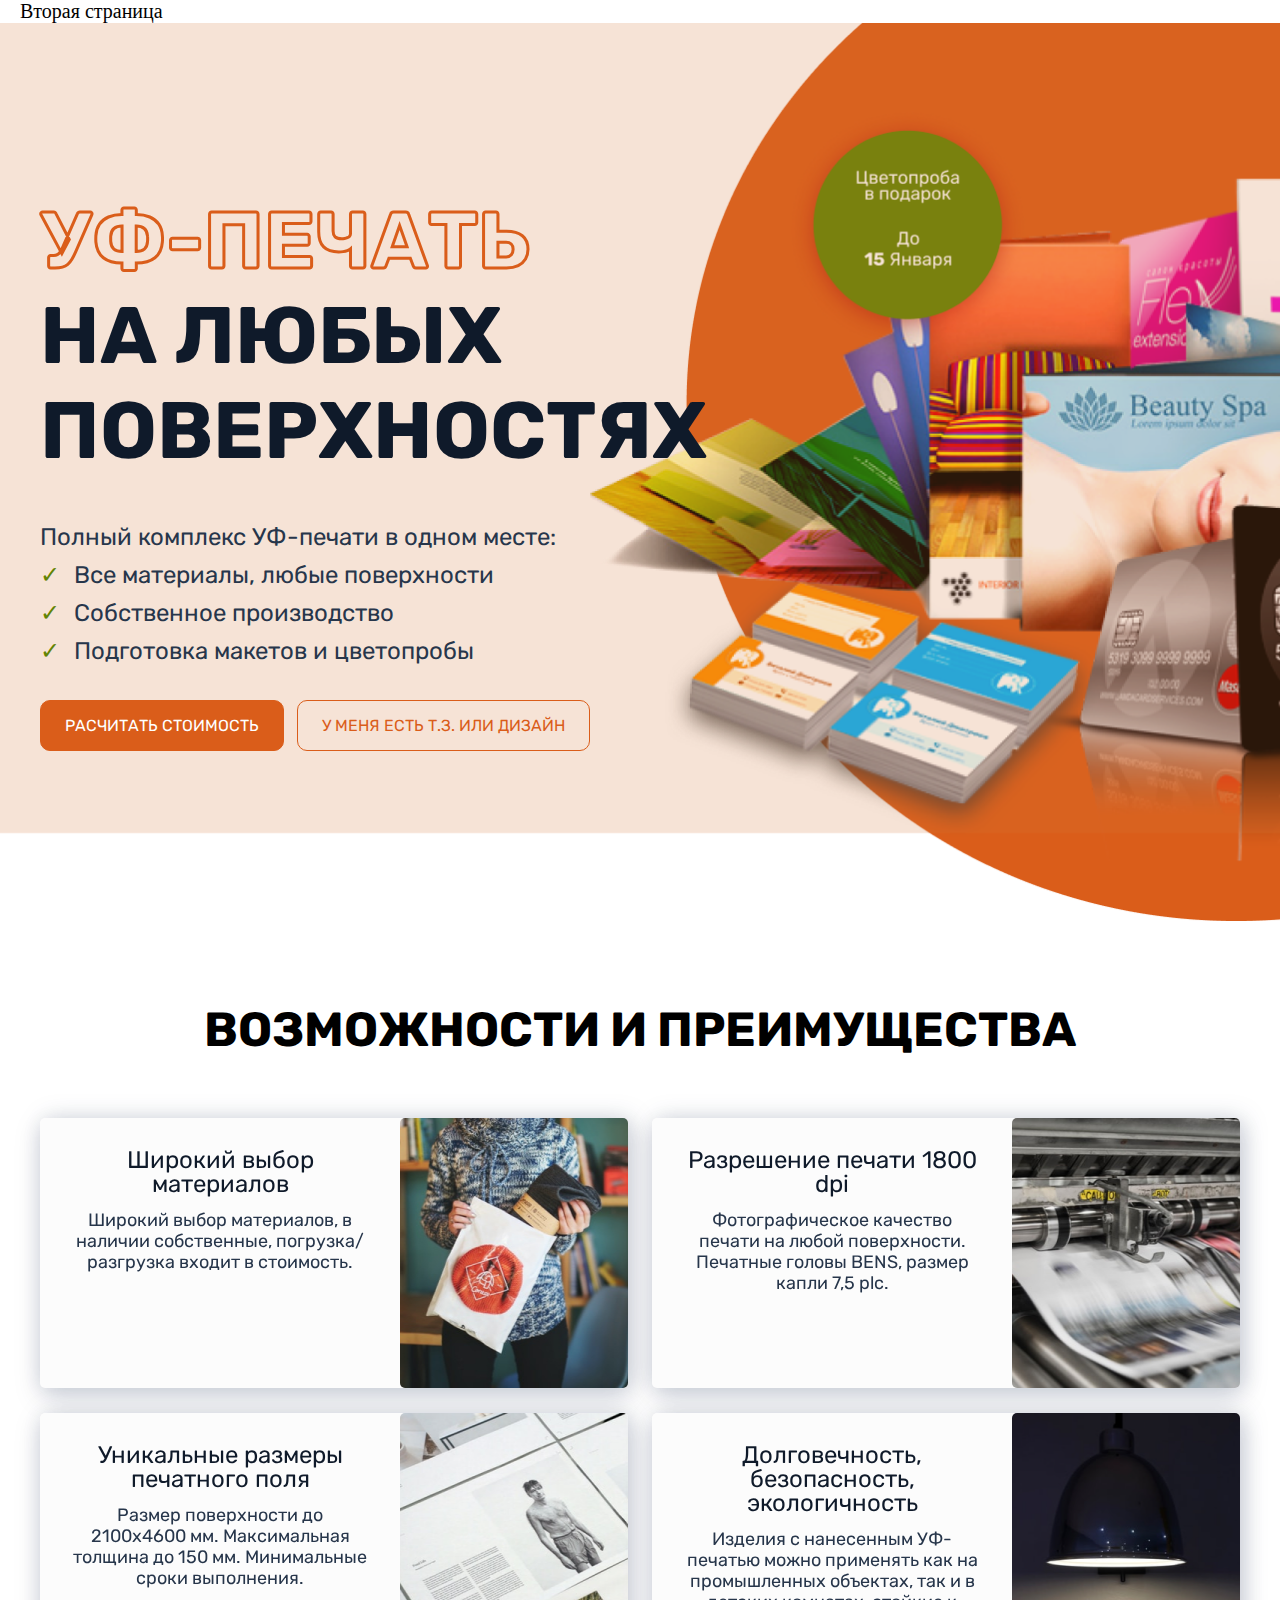
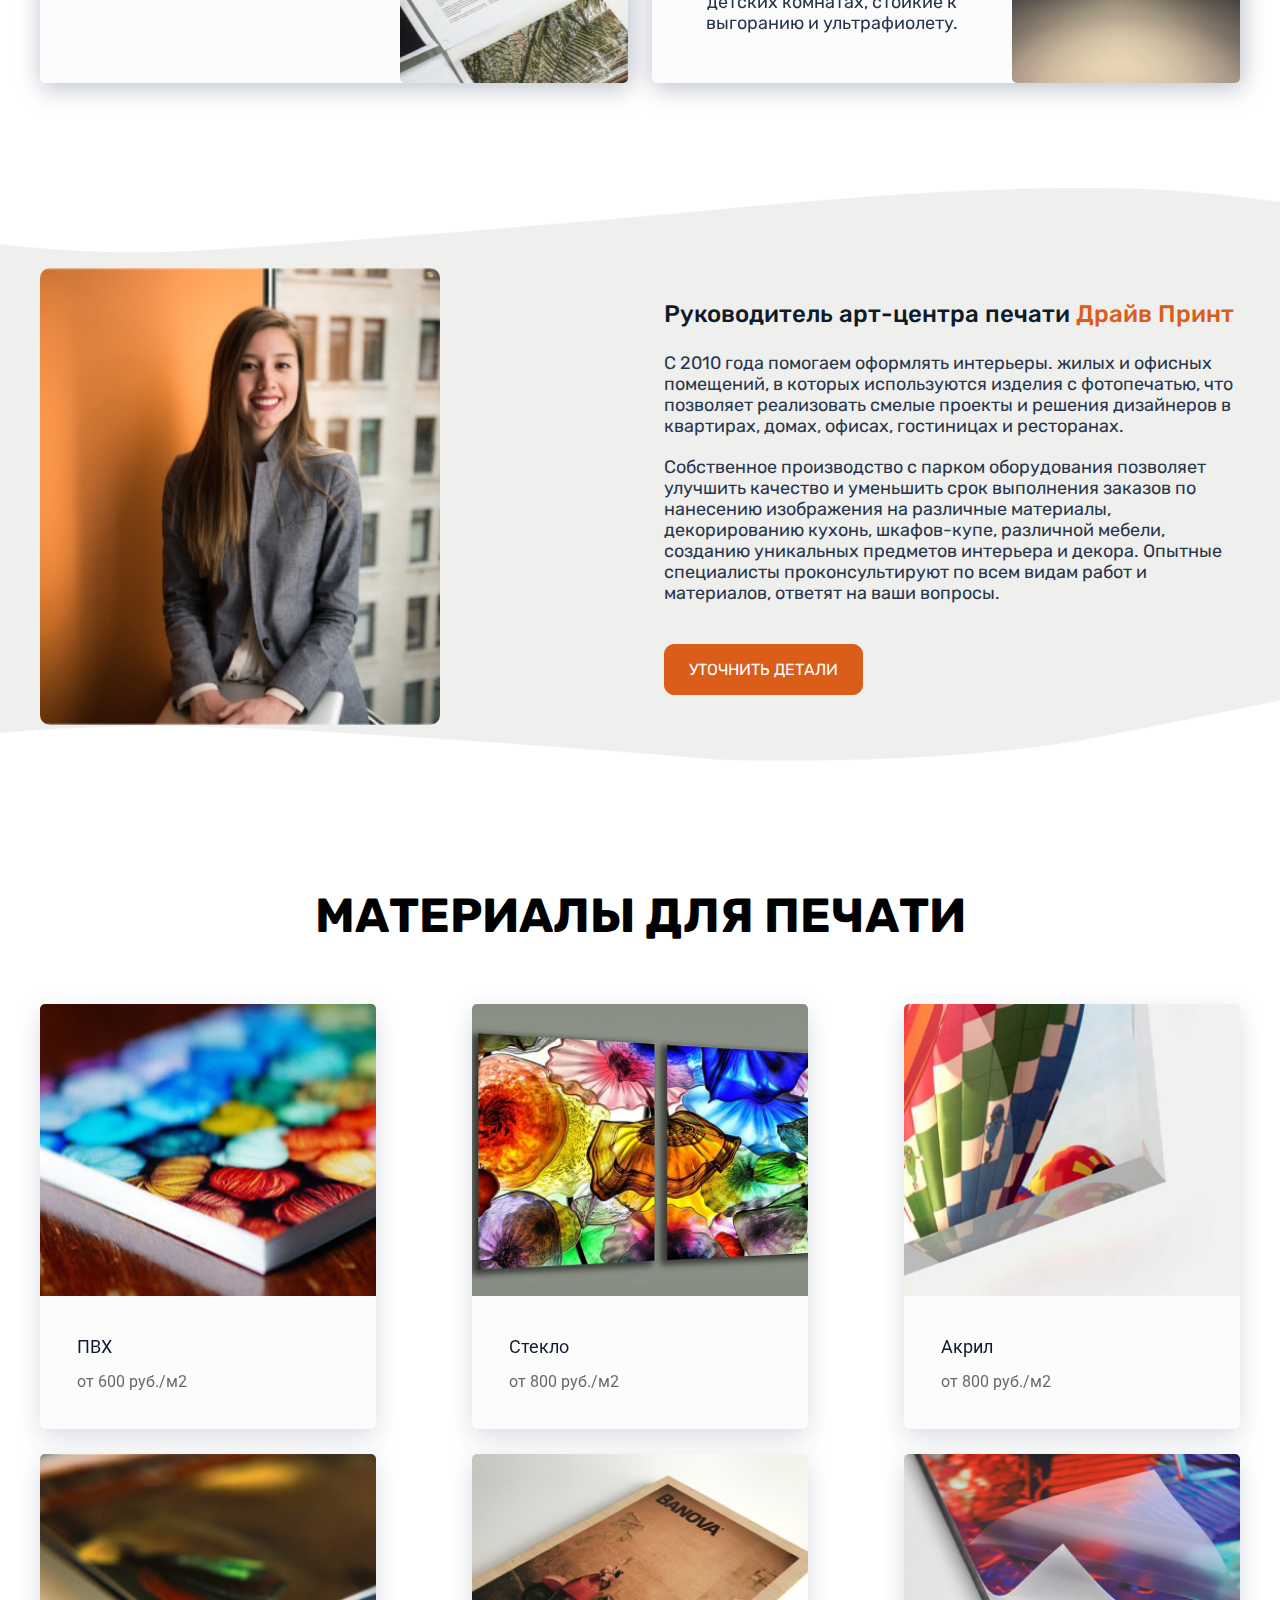
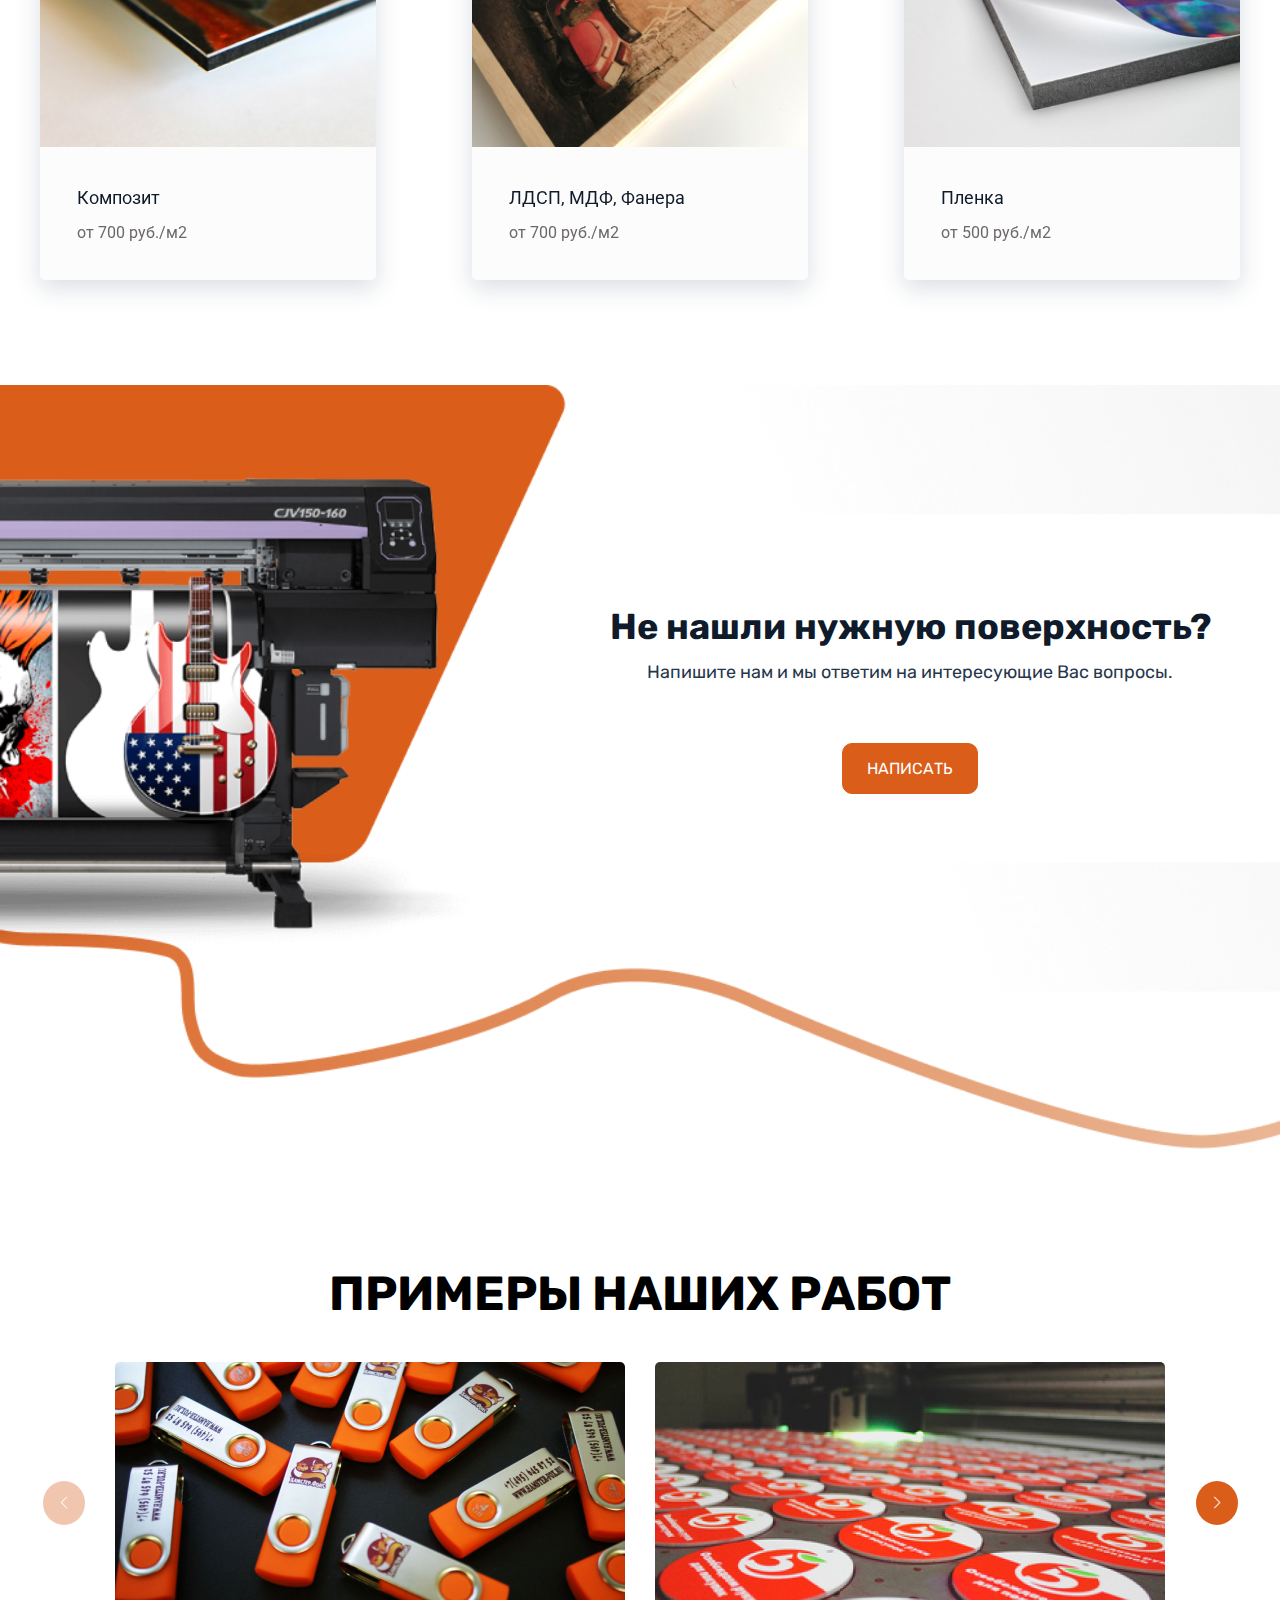
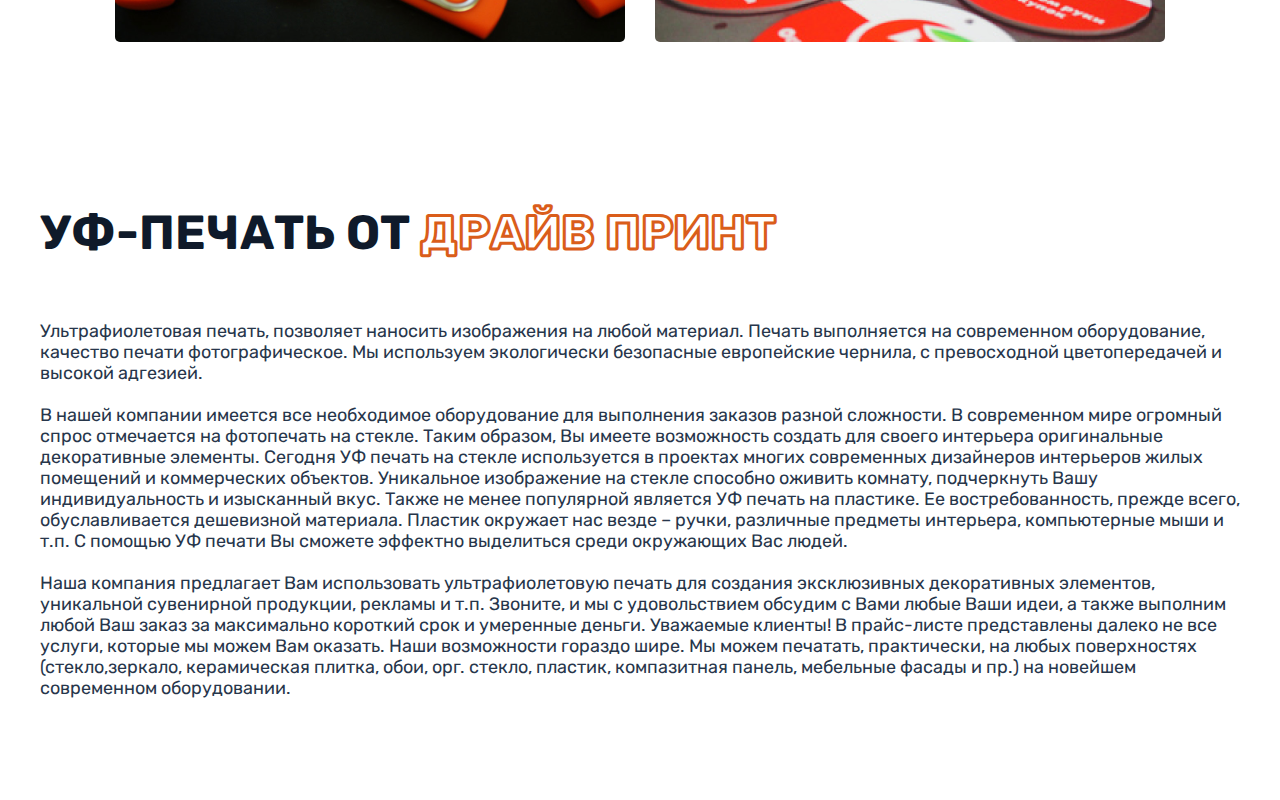
<file: index.html>
<!doctype html>
<html lang="ru">
<head>
    <meta charset="UTF-8">
    <meta name="viewport"
          content="width=device-width, user-scalable=no, initial-scale=1.0, maximum-scale=1.0, minimum-scale=1.0">
    <meta http-equiv="X-UA-Compatible" content="ie=edge">
    <title>Drive print</title>
    <link rel="preconnect" href="https://fonts.googleapis.com">
    <link rel="preconnect" href="https://fonts.gstatic.com" crossorigin>
    <link href="https://fonts.googleapis.com/css2?family=Exo:wght@700&family=Roboto:wght@400;700&family=Rubik:wght@400;700&display=swap" rel="stylesheet">
    <link
            rel="stylesheet"
            href="https://unpkg.com/swiper/swiper-bundle.min.css"
    />
    <link rel="stylesheet" href="css/style.css">
</head>
<body>
<header>
    <a style="padding: 20px; color: black; font-size: 20px" href="page.html">Вторая страница</a>
</header>


<main class="main">
    <section class="face_block" >
        <div class="container">
            <div class="face_block_bg">
                <div class="face_block_title">
                    <h1>
                        <span>УФ-ПЕЧАТЬ</span>
                        НА ЛЮБЫХ
                        ПОВЕРХНОСТЯХ
                    </h1>
                </div>
                <div class="face_block_list">
                    <p>Полный комплекс УФ-печати в одном месте:</p>
                    <ul>
                        <li>Все материалы, любые поверхности</li>
                        <li>Собственное производство</li>
                        <li>Подготовка макетов и цветопробы</li>
                    </ul>
                </div>
                <div class="face_block_buttons">
                    <button class="button button_all popup-btn">РАСЧИТАТЬ СТОИМОСТЬ</button>
                    <button class="button button_transparent popup-btn">У МЕНЯ ЕСТЬ Т.З. ИЛИ ДИЗАЙН</button>
                </div>
            </div>

        </div>
    </section>

    <section class="opportunities">
        <div class="container">
            <div class="section_title">
                <h2>ВОЗМОЖНОСТИ И ПРЕИМУЩЕСТВА</h2>
            </div>
            <div class="opportunities_block">
                <div class="opportunities_block_element">
                    <div class="opportunities_block_element_block_text">
                        <h5 class="opportunities_block_element_title">Широкий выбор
                            материалов</h5>
                        <p class="opportunities_block_element_text">Широкий выбор материалов, в наличии собственные, погрузка/ разгрузка входит в стоимость.</p>
                    </div>

                    <div class="opportunities_block_element_img_block" style="background: url('./img/Image2.jpg') no-repeat center center;background-size: cover"></div>
                </div>
                <div class="opportunities_block_element">
                    <div class="opportunities_block_element_block_text">
                        <h5 class="opportunities_block_element_title">Разрешение печати
                            1800 dpi</h5>
                        <p class="opportunities_block_element_text">Фотографическое качество печати на любой поверхности. Печатные головы BENS, размер капли 7,5 plc.</p>
                    </div>

                    <div class="opportunities_block_element_img_block" style="background: url('./img/Image3.jpg') no-repeat center center;background-size: cover"></div>
                </div>
                <div class="opportunities_block_element">
                    <div class="opportunities_block_element_block_text">
                        <h5 class="opportunities_block_element_title">Уникальные размеры
                            печатного поля</h5>
                        <p class="opportunities_block_element_text">Размер поверхности до 2100х4600 мм. Максимальная толщина до 150 мм. Минимальные сроки выполнения.</p>
                    </div>

                    <div class="opportunities_block_element_img_block" style="background: url('./img/Image4.png') no-repeat center center;background-size: cover"></div>
                </div>
                <div class="opportunities_block_element">
                    <div class="opportunities_block_element_block_text">
                        <h5 class="opportunities_block_element_title">Долговечность,
                            безопасность,
                            экологичность</h5>
                        <p class="opportunities_block_element_text">Изделия с нанесенным УФ-печатью можно применять как на промышленных объектах, так и в детских комнатах, стойкие к выгоранию и ультрафиолету.</p>
                    </div>

                    <div class="opportunities_block_element_img_block" style="background: url('./img/Image5.png') no-repeat center center;background-size: cover"></div>
                </div>



            </div>

            
        </div>
    </section>


    <section class="supervisor" style="">
        <div class="container">
            <div class="supervisor_block">
                <div class="supervisor_block_img" >
                    <img src="./img/Image6.png" alt="">
                </div>
                <div class="supervisor_block_text">
                    <h3>Руководитель  арт-центра печати
                        <span>Драйв Принт</span>
                    </h3>
                    <p>С 2010 года помогаем оформлять интерьеры. жилых и офисных помещений, в которых используются изделия с фотопечатью, что позволяет реализовать смелые проекты и решения дизайнеров в квартирах, домах, офисах, гостиницах и ресторанах.
                    </p>
                    <p>Собственное производство с парком оборудования позволяет улучшить качество и уменьшить срок выполнения заказов по нанесению изображения  на различные материалы, декорированию кухонь, шкафов-купе, различной мебели, созданию уникальных предметов интерьера и декора.
                        Опытные специалисты проконсультируют по всем видам работ и материалов, ответят на ваши вопросы.</p>
                    <button class="button supervisor_block_button button_all popup-btn">УТОЧНИТЬ ДЕТАЛИ</button>
                </div>

            </div>
        </div>
    </section>

    <section class="matetials">
        <div class="container">
            <div class="section_title">
                <h2>МАТЕРИАЛЫ ДЛЯ ПЕЧАТИ</h2>
            </div>
            <div class="matetials_block">
                <div class="matetials_block_element">
                    <img src="./img/Image7.png" alt="">
                    <div class="matetials_block_element_text">
                        <h3>ПВХ</h3>
                        <p>от 600 руб./м2</p>
                    </div>
                </div>
                <div class="matetials_block_element">
                    <img src="./img/Image8.png" alt="">
                    <div class="matetials_block_element_text">
                        <h3>Стекло</h3>
                        <p>от 800 руб./м2</p>
                    </div>
                </div>
                <div class="matetials_block_element">
                    <img src="./img/Image9.png" alt="">
                    <div class="matetials_block_element_text">
                        <h3>Акрил</h3>
                        <p>от 800 руб./м2</p>
                    </div>
                </div>
                <div class="matetials_block_element">
                    <img src="./img/Image10.png" alt="">
                    <div class="matetials_block_element_text">
                        <h3>Композит</h3>
                        <p>от 700 руб./м2</p>
                    </div>
                </div>
                <div class="matetials_block_element">
                    <img src="./img/Image11.png" alt="">
                    <div class="matetials_block_element_text">
                        <h3>ЛДСП, МДФ, Фанера</h3>
                        <p>от 700 руб./м2</p>
                    </div>
                </div>
                <div class="matetials_block_element">
                    <img src="./img/Image12.png" alt="">
                    <div class="matetials_block_element_text">
                        <h3>Пленка</h3>
                        <p>от 500 руб./м2</p>
                    </div>
                </div>
            </div>
        </div>
    </section>

    <section class="material_slider">
        <div class="container">
            <div class="section_title">
                <h2>МАТЕРИАЛЫ ДЛЯ ПЕЧАТИ</h2>
            </div>
            <div class="swiper mySwiper">
                <div class="swiper-wrapper">
                    <div class="swiper-slide"><div class="matetials_block_element">
                        <img src="./img/Image7.png" alt="">
                        <div class="matetials_block_element_text">
                            <h3>ПВХ</h3>
                            <p>от 600 руб./м2</p>
                        </div>
                    </div></div>
                    <div class="swiper-slide"><div class="matetials_block_element">
                        <img src="./img/Image8.png" alt="">
                        <div class="matetials_block_element_text">
                            <h3>Стекло</h3>
                            <p>от 800 руб./м2</p>
                        </div>
                    </div></div>
                    <div class="swiper-slide"><div class="matetials_block_element">
                        <img src="./img/Image9.png" alt="">
                        <div class="matetials_block_element_text">
                            <h3>Акрил</h3>
                            <p>от 800 руб./м2</p>
                        </div>
                    </div></div>
                    <div class="swiper-slide"><div class="matetials_block_element">
                        <img src="./img/Image10.png" alt="">
                        <div class="matetials_block_element_text">
                            <h3>Композит</h3>
                            <p>от 700 руб./м2</p>
                        </div>
                    </div></div>
                    <div class="swiper-slide"><div class="matetials_block_element">
                        <img src="./img/Image11.png" alt="">
                        <div class="matetials_block_element_text">
                            <h3>ЛДСП, МДФ, Фанера</h3>
                            <p>от 700 руб./м2</p>
                        </div>
                    </div></div>
                    <div class="swiper-slide"><div class="matetials_block_element">
                        <img src="./img/Image12.png" alt="">
                        <div class="matetials_block_element_text">
                            <h3>Пленка</h3>
                            <p>от 500 руб./м2</p>
                        </div>
                    </div></div>

                </div>
                <div class="swiper-pagination swiper-pagination_first"></div>
            </div>







        </div>

    </section>

    <section class="forms">
        <img src="./img/instrumental.png" alt="" class="forms_mobile_img">
        <div class="container">
            <div class="forms_block">
                <div class="forms_block_empty">
                </div>
                <div class="forms_block_main">
                    <h5>Не нашли нужную поверхность?</h5>
                    <p>Напишите нам и мы ответим на интересующие Вас вопросы.</p>
                    <button class="button button_all popup-btn ">НАПИСАТЬ</button>
                </div>
            </div>
        </div>
    </section>
    <img src="./img/line.png" alt="" class="forms_mobile_img_line">

    <section class="works">
        <div class="container">
            <div class="section_title">
                <h2>ПРИМЕРЫ НАШИХ РАБОТ</h2>
            </div>
            <div class="works_block" style="position: relative">
                <div class="swiper mySwiper_second">
                    <div class="swiper-wrapper">
                        <div class="swiper-slide"><img src="./img/works1.png" alt="" class="works_img"></div>
                        <div class="swiper-slide"><img src="./img/works2.png" alt="" class="works_img"></div>
                        <div class="swiper-slide"><img src="./img/works1.png" alt="" class="works_img"></div>
                        <div class="swiper-slide"><img src="./img/works2.png" alt="" class="works_img"></div>
                        <div class="swiper-slide"><img src="./img/works1.png" alt="" class="works_img"></div>
                        <div class="swiper-slide"><img src="./img/works2.png" alt="" class="works_img"></div>
                        <div class="swiper-slide"><img src="./img/works1.png" alt="" class="works_img"></div>
                        <div class="swiper-slide"><img src="./img/works2.png" alt="" class="works_img"></div>


                    </div>

                    <div class="swiper-pagination swiper-pagination_custom_second"></div>

                </div>
                <div class="swiper-button-next" ></div>
                <div class="swiper-button-prev"></div>
            </div>
        </div>
    </section>


    <section class="about">
        <div class="container">
            <div class="about_block">
                <h2>УФ-ПЕЧАТЬ ОТ <span>ДРАЙВ ПРИНТ</span></h2>
                <p>Ультрафиолетовая печать, позволяет наносить изображения на любой материал. Печать выполняется на современном оборудование, качество печати фотографическое. Мы используем экологически безопасные европейские чернила, с превосходной цветопередачей
                    и высокой адгезией.</p>
                <p>В нашей компании имеется все необходимое оборудование для выполнения заказов разной сложности. В современном мире огромный спрос отмечается на фотопечать на стекле. Таким образом, Вы имеете возможность создать для своего интерьера оригинальные декоративные элементы. Сегодня УФ печать на стекле используется в проектах многих современных дизайнеров интерьеров жилых помещений и коммерческих объектов. Уникальное изображение на стекле способно оживить комнату, подчеркнуть Вашу индивидуальность и изысканный вкус. Также не менее популярной является УФ печать на пластике. Ее востребованность, прежде всего, обуславливается дешевизной материала. Пластик окружает нас везде – ручки, различные предметы интерьера, компьютерные мыши и т.п. С помощью УФ печати Вы сможете эффектно выделиться среди окружающих Вас людей.</p>
                <p>Наша компания предлагает Вам использовать ультрафиолетовую печать для создания эксклюзивных декоративных элементов, уникальной сувенирной продукции, рекламы и т.п. Звоните, и мы с удовольствием обсудим с Вами любые Ваши идеи, а также выполним любой Ваш заказ за максимально короткий срок и умеренные деньги. Уважаемые клиенты! В прайс-листе представлены далеко не все услуги, которые мы можем Вам оказать. Наши возможности гораздо шире. Мы можем печатать, практически, на любых поверхностях (стекло,зеркало, керамическая плитка, обои, орг. стекло, пластик, компазитная панель, мебельные фасады и пр.) на новейшем современном оборудовании.</p>
            </div>
        </div>
    </section>


</main>


<footer>

</footer>

<!-- Модальные окна -->
<!-- Получить консультацию -->
<div class="popup">
    <!-- Само белое модальное окно -->
    <div class="popup-dialog" id="popup-dialog" >
        <!-- содержимое модального окна -->
        <div class="popup-content">
            <button class="popup-close">&times</button>
            <div class="form-title-block">
                <h3 class="form-title">Закажите звонок</h3>
            </div>
            <div class="main-form popup-form" >
                <form action="#" class="form" method="POST" id="form">
                    <input type="text" name="user_name" required class="form-input" placeholder="Ваше имя">
                    <input type="text" name="user_phone" required id="phones" class="form-input" placeholder="Ваш номер телефона">
                    <input type="text" name="user_text" required id="text" class="form-input" placeholder="Укажите удобное время для звонка">
                    <div class="popup_block_button">
                        <button class="button button_all">ОТПРАВИТЬ</button>
                    </div>

                </form>
            </div>
        </div>
    </div>
</div>
<script src="js/jquery-3.0.0.min.js"></script>
<script src="js/jquery.maskedinput.min.js"></script>
<script src="https://unpkg.com/swiper/swiper-bundle.min.js"></script>
<script src="js/custom.js"></script>

<!-- Initialize Swiper -->
<script>
    var swiper = new Swiper(".mySwiper", {
        pagination: {
            el: ".swiper-pagination_first",
        },
    });
    var swiper = new Swiper(".mySwiper_second", {
        slidesPerView: 1,
        spaceBetween: 30,
        freeMode: true,
        pagination: {
            el: ".swiper-pagination_custom_second",
            clickable: true,
        },
        navigation: {
            nextEl: ".swiper-button-next",
            prevEl: ".swiper-button-prev",
        },
        breakpoints: {
          500: {
              slidesPerView: 2,
              spaceBetween: 30,
              freeMode: true,
              pagination: {
                  el: ".swiper-pagination_custom_second",
                  clickable: true,
              },
              navigation: {
                  nextEl: ".swiper-button-next",
                  prevEl: ".swiper-button-prev",
              },
          }
        },
    });
</script>
</body>
</html>
</file>
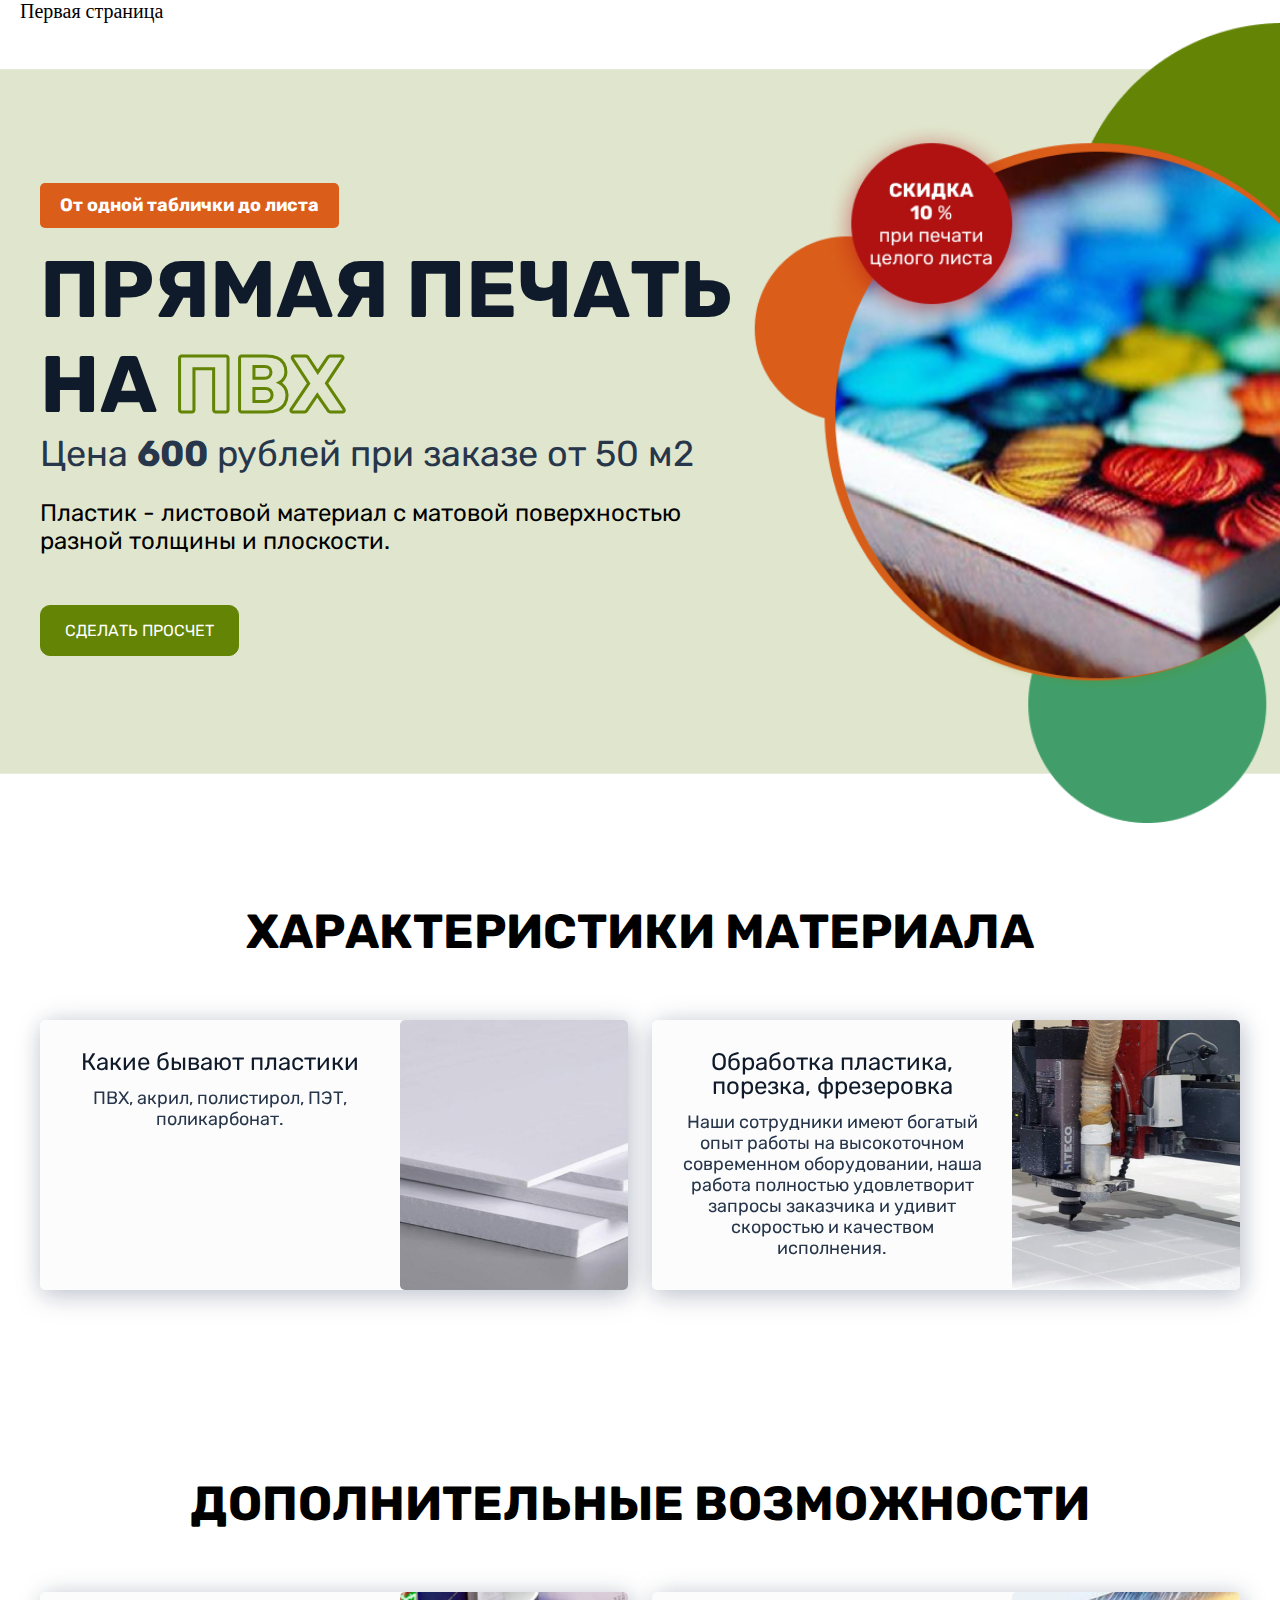
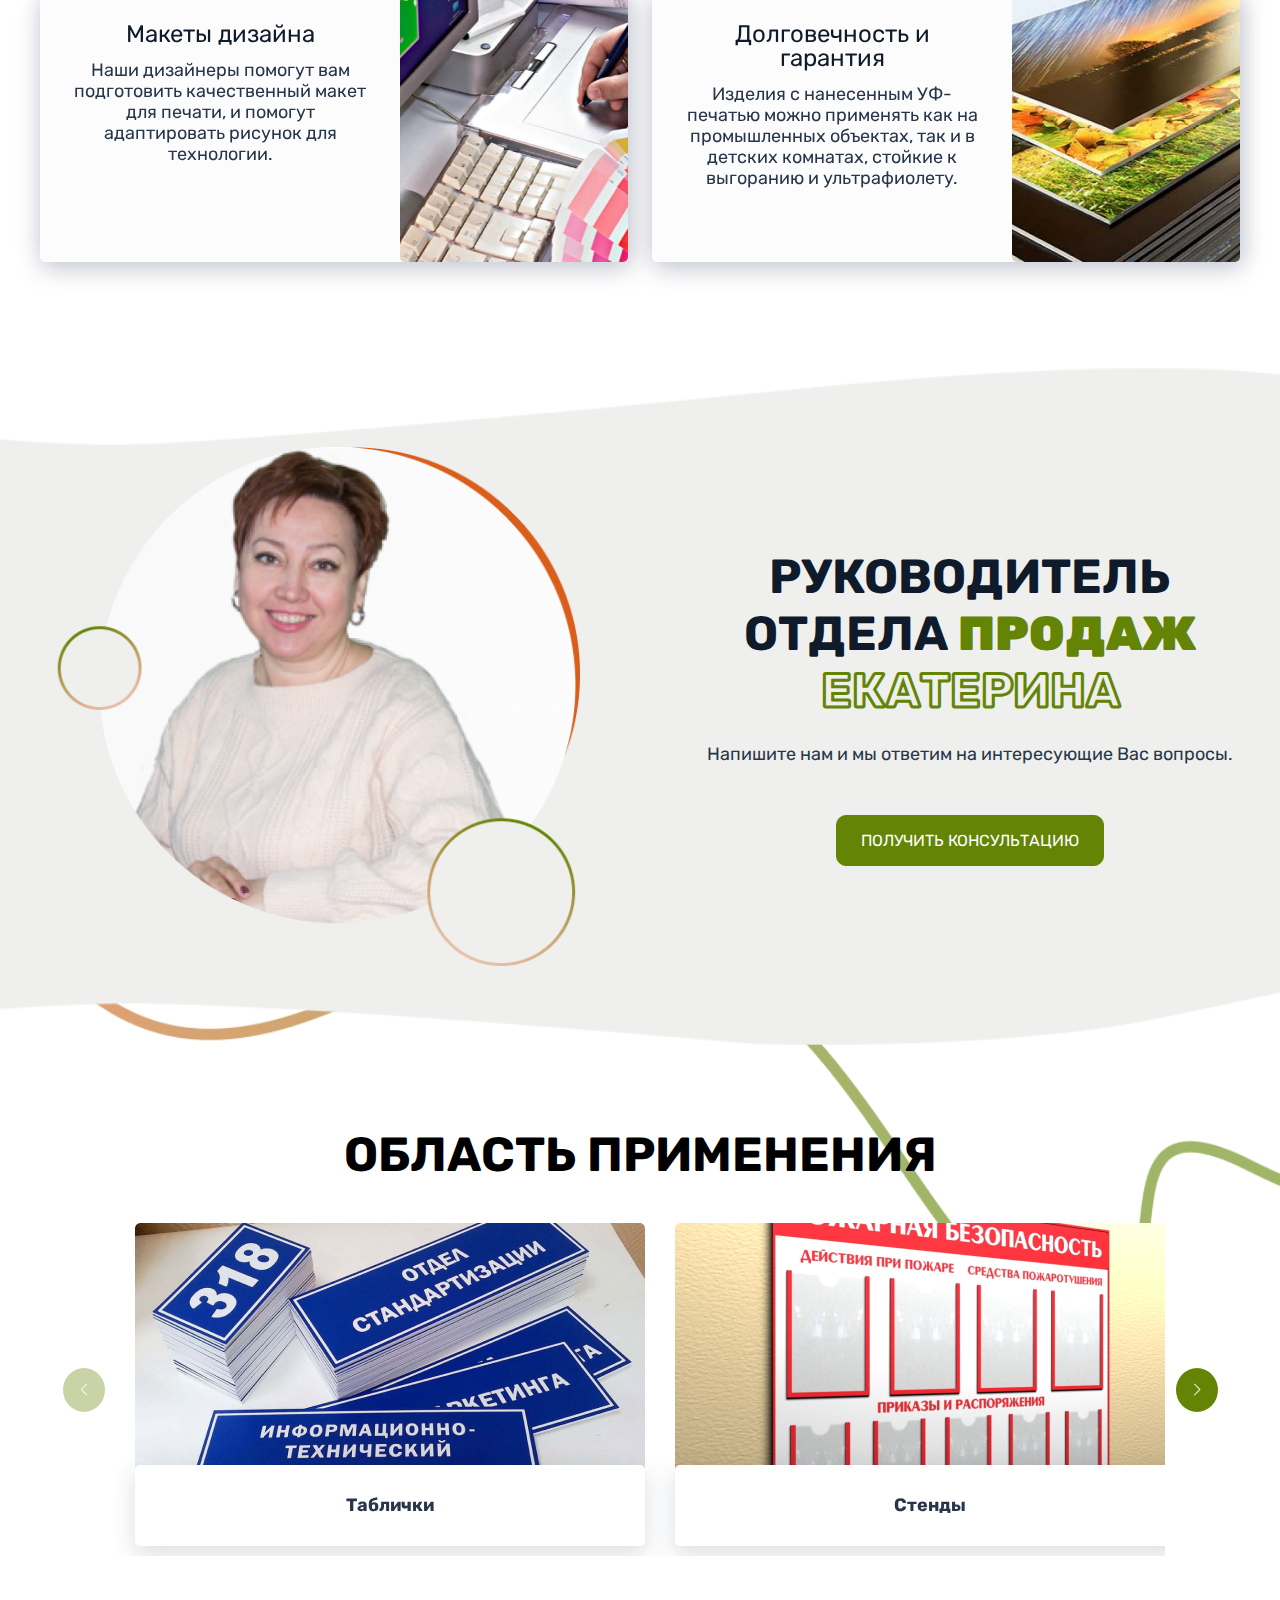
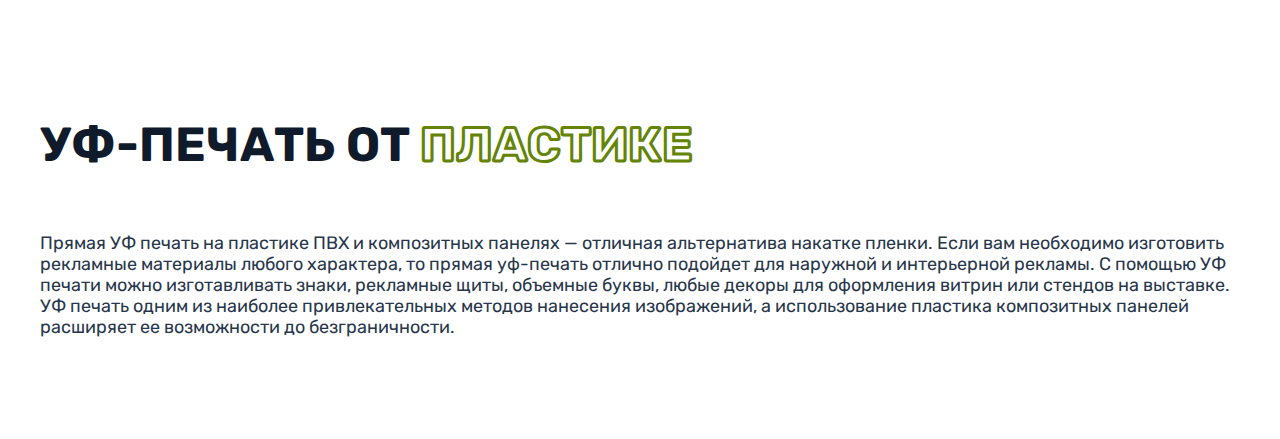
<file: page.html>
<!doctype html>
<html lang="ru">
<head>
    <meta charset="UTF-8">
    <meta name="viewport"
          content="width=device-width, user-scalable=no, initial-scale=1.0, maximum-scale=1.0, minimum-scale=1.0">
    <meta http-equiv="X-UA-Compatible" content="ie=edge">
    <title>Drive print</title>
    <link rel="preconnect" href="https://fonts.googleapis.com">
    <link rel="preconnect" href="https://fonts.gstatic.com" crossorigin>
    <link href="https://fonts.googleapis.com/css2?family=Exo:wght@700&family=Roboto:wght@400;700&family=Rubik:wght@400;700&display=swap" rel="stylesheet">
    <link
            rel="stylesheet"
            href="https://unpkg.com/swiper/swiper-bundle.min.css"
    />
    <link rel="stylesheet" href="css/style_second.css">
</head>
<body>
<header>
    <a style="padding: 20px; color: black; font-size: 20px" href="index.html">Первая страница</a>
</header>

<style>
    .face_block{
        background: url('./img/bg_green.png') no-repeat center center; background-size: cover;
    }
    @media (max-width: 850px) {
        .face_block{
            background: url('./img/bg_green_pad.png') no-repeat center center;
        }

    }
    @media (max-width: 500px) {
        .face_block{
            background: #fff;
        }
    }
</style>
<main class="main">
    <section class="face_block" >
        <div class="container">
            <div class="face_block_bg">
                <div class="face_block_title">
                    <div class="face_block_title_table">
                        <p>От одной таблички до листа</p>
                    </div>

                    <h1>

                        ПРЯМАЯ ПЕЧАТЬ
                        НА
                        <span>ПВХ</span>
                    </h1>
                    <h3>Цена <span>600</span> рублей при заказе от 50 м2</h3>
                    <h5>Пластик - листовой материал с матовой поверхностью разной толщины и плоскости.</h5>
                </div>
                <div class="face_block_buttons">
                    <button class="button button_all popup-btn">СДЕЛАТЬ ПРОСЧЕТ</button>
                </div>
            </div>

        </div>
    </section>

    <section class="opportunities">
        <div class="container">
            <div class="section_title">
                <h2>ХАРАКТЕРИСТИКИ МАТЕРИАЛА</h2>
            </div>
            <div class="opportunities_block">
                <div class="opportunities_block_element">
                    <div class="opportunities_block_element_block_text">
                        <h5 class="opportunities_block_element_title">Какие бывают пластики</h5>
                        <p class="opportunities_block_element_text">ПВХ, акрил, полистирол, ПЭТ, поликарбонат.</p>
                    </div>

                    <div class="opportunities_block_element_img_block" style="background: url('./img/Image16.png') no-repeat center center;background-size: cover"></div>
                </div>
                <div class="opportunities_block_element">
                    <div class="opportunities_block_element_block_text">
                        <h5 class="opportunities_block_element_title">Обработка пластика, порезка, фрезеровка</h5>
                        <p class="opportunities_block_element_text">Наши сотрудники имеют богатый опыт работы на высокоточном современном оборудовании, наша работа полностью удовлетворит запросы заказчика и удивит скоростью и качеством исполнения.</p>
                    </div>

                    <div class="opportunities_block_element_img_block" style="background: url('./img/Image17.png') no-repeat center center;background-size: cover"></div>
                </div>



            </div>


        </div>
    </section>

    <section class="opportunities">
        <div class="container">
            <div class="section_title">
                <h2>ДОПОЛНИТЕЛЬНЫЕ ВОЗМОЖНОСТИ</h2>
            </div>
            <div class="opportunities_block">
                <div class="opportunities_block_element">
                    <div class="opportunities_block_element_block_text">
                        <h5 class="opportunities_block_element_title">Макеты дизайна</h5>
                        <p class="opportunities_block_element_text">Наши дизайнеры помогут вам подготовить качественный макет для печати,  и помогут адаптировать рисунок для технологии. </p>
                    </div>

                    <div class="opportunities_block_element_img_block" style="background: url('./img/Image18.png') no-repeat center center;background-size: cover"></div>
                </div>
                <div class="opportunities_block_element">
                    <div class="opportunities_block_element_block_text">
                        <h5 class="opportunities_block_element_title">Долговечность и гарантия</h5>
                        <p class="opportunities_block_element_text">Изделия с нанесенным УФ-печатью можно применять как на промышленных объектах, так и в детских комнатах, стойкие к выгоранию и ультрафиолету.</p>
                    </div>

                    <div class="opportunities_block_element_img_block" style="background: url('./img/Image19.png') no-repeat center center;background-size: cover"></div>
                </div>



            </div>


        </div>
    </section>




    <section class="unite">
        <section class="management">
            <div class="container">
                <div class="management_block">
                    <img src="./img/Persona.png" alt="">
                    <div class="management_text_block">
                        <h2>
                            РУКОВОДИТЕЛЬ ОТДЕЛА <b>ПРОДАЖ</b> <span>ЕКАТЕРИНА</span>
                        </h2>
                        <p>Напишите нам и мы ответим на интересующие Вас вопросы.</p>
                        <button class="button button_all">ПОЛУЧИТЬ КОНСУЛЬТАЦИЮ</button>
                    </div>
                </div>
            </div>
        </section>
        <section class="works">
            <div class="container">
                <div class="section_title">
                    <h2>ОБЛАСТЬ ПРИМЕНЕНИЯ</h2>
                </div>
                <div class="works_block" style="position: relative">
                    <div class="swiper mySwiper_second">
                        <div class="swiper-wrapper">
                            <div class="swiper-slide"><div class="works_block">
                                <img src="./img/Image21.png" alt="" class="works_img">
                                <div class="works_about_block">Таблички</div></div>
                            </div>
                            <div class="swiper-slide">
                                <div class="works_block">
                                    <img src="./img/Image22.png" alt="" class="works_img">
                                    <div class="works_about_block">Стенды</div>
                                </div>
                            </div>
                            <div class="swiper-slide"><div class="works_block">
                                <img src="./img/Image21.png" alt="" class="works_img">
                                <div class="works_about_block">Таблички</div></div>
                            </div>
                            <div class="swiper-slide">
                                <div class="works_block">
                                    <img src="./img/Image22.png" alt="" class="works_img">
                                    <div class="works_about_block">Стенды</div>
                                </div>
                            </div>
                            <div class="swiper-slide"><div class="works_block">
                                <img src="./img/Image21.png" alt="" class="works_img">
                                <div class="works_about_block">Таблички</div></div>
                            </div>
                            <div class="swiper-slide">
                                <div class="works_block">
                                    <img src="./img/Image22.png" alt="" class="works_img">
                                    <div class="works_about_block">Стенды</div>
                                </div>
                            </div>



                        </div>

                        <div class="swiper-pagination swiper-pagination_custom_second"></div>

                    </div>
                    <div class="swiper-button-next" ></div>
                    <div class="swiper-button-prev"></div>
                </div>
            </div>
        </section>
    </section>





    <section class="about">
        <div class="container">
            <div class="about_block">
                <h2>УФ-ПЕЧАТЬ ОТ <span>ПЛАСТИКЕ</span></h2>
                <p>Прямая УФ печать на пластике ПВХ и композитных панелях — отличная альтернатива накатке пленки. Если вам необходимо изготовить рекламные материалы любого характера, то прямая уф-печать отлично подойдет для наружной и интерьерной рекламы.
                    С помощью УФ печати можно изготавливать знаки, рекламные щиты, объемные буквы, любые декоры для оформления витрин или стендов на выставке.  УФ печать одним из наиболее привлекательных методов нанесения изображений, а использование пластика композитных панелей расширяет ее возможности до безграничности.</p>
            </div>
        </div>
    </section>


</main>


<footer>

</footer>

<!-- Модальные окна -->
<!-- Получить консультацию -->
<div class="popup">
    <!-- Само белое модальное окно -->
    <div class="popup-dialog" id="popup-dialog" >
        <!-- содержимое модального окна -->
        <div class="popup-content">
            <button class="popup-close">&times</button>
            <div class="form-title-block">
                <h3 class="form-title">Закажите звонок</h3>
            </div>
            <div class="main-form popup-form" >
                <form action="#" class="form" method="POST" id="form">
                    <input type="text" name="user_name" required class="form-input" placeholder="Ваше имя">
                    <input type="text" name="user_phone" required id="phones" class="form-input" placeholder="Ваш номер телефона">
                    <input type="text" name="user_text" required id="text" class="form-input" placeholder="Укажите удобное время для звонка">
                    <div class="popup_block_button">
                        <button class="button button_all">ОТПРАВИТЬ</button>
                    </div>

                </form>
            </div>
        </div>
    </div>
</div>
<script src="js/jquery-3.0.0.min.js"></script>
<script src="js/jquery.maskedinput.min.js"></script>
<script src="https://unpkg.com/swiper/swiper-bundle.min.js"></script>
<script src="js/custom.js"></script>

<!-- Initialize Swiper -->
<script>
    var swiper = new Swiper(".mySwiper", {
        pagination: {
            el: ".swiper-pagination_first",
        },
    });
    var swiper = new Swiper(".mySwiper_second", {
        slidesPerView: 1,
        spaceBetween: 30,
        freeMode: true,
        pagination: {
            el: ".swiper-pagination_custom_second",
            clickable: true,
        },
        navigation: {
            nextEl: ".swiper-button-next",
            prevEl: ".swiper-button-prev",
        },
        breakpoints: {
            500: {
                slidesPerView: 2,
                spaceBetween: 30,
                freeMode: true,
                pagination: {
                    el: ".swiper-pagination_custom_second",
                    clickable: true,
                },
                navigation: {
                    nextEl: ".swiper-button-next",
                    prevEl: ".swiper-button-prev",
                },
            }
        },
    });
</script>
</body>
</html>
</file>
<file: css/style.css>
html {
  font-size: 10px;
}
* {
  margin: 0;
  padding: 0;
}
button,
button:active,
button:focus {
  outline: none;
}
input,
input:active,
input:focus {
  outline: none;
}
textarea,
textarea:active,
textarea:focus {
  outline: none;
}
a,
a:active,
a:focus {
  outline: none;
}
a:hover {
  text-decoration: none;
  cursor: pointer;
}
.container {
  width: 1200px;
  margin: 0 auto;
  padding: 8rem 0;
}
.button {
  padding: 15px 24px;
  border-radius: 10px;
  font-family: Rubik;
  font-style: normal;
  font-weight: normal;
  font-size: 16px;
  line-height: 19px;
  border: 1px solid #da5d1a;
  cursor: pointer;
  transition: 0.3s ease-in-out;
}
.button_all {
  background: #da5d1a;
  color: #ffffff;
}
.button_transparent {
  background: transparent;
  color: #da5d1a;
}
.button:hover {
  background: #171717;
  color: #ffffff;
}
.section_title {
  text-align: center;
  margin-bottom: 60px;
}
.section_title h2 {
  font-family: Rubik;
  font-style: normal;
  font-weight: bold;
  font-size: 48px;
  line-height: 57px;
}
.face_block {
  background: url("../img/main_bg.png") no-repeat center center;
  background-size: cover;
  padding: 9rem 0;
}
.face_block_title {
  max-width: 60rem;
  margin-bottom: 4rem;
}
.face_block_title h1 {
  font-family: Rubik;
  font-style: normal;
  font-weight: bold;
  font-size: 80px;
  line-height: 95px;
  color: #0f1a2a;
}
.face_block_title span {
  -webkit-text-fill-color: transparent;
  -webkit-text-stroke: 3px #da5d1a;
  display: block;
}
.face_block_list {
  margin-bottom: 3rem;
  font-family: Rubik;
  font-style: normal;
  font-weight: normal;
  font-size: 24px;
  line-height: 38px;
  color: #27364b;
}
.face_block_list ul li {
  list-style-type: none;
}
.face_block_list ul li:before {
  content: "✓";
  font-size: 24px;
  color: #638404;
  margin-right: 1.4rem;
}
.face_block_buttons {
  display: flex;
  align-items: center;
  justify-content: space-between;
  max-width: 550px;
}
.opportunities_block {
  display: flex;
  justify-content: space-between;
  flex-wrap: wrap;
}
.opportunities_block_element {
  display: flex;
  width: 49%;
  background: #FCFCFC;
  border-radius: 5px;
  filter: drop-shadow(4px 0px 12px rgba(9, 30, 66, 0.15)) drop-shadow(0px 8px 12px rgba(9, 30, 66, 0.15));
  margin-bottom: 2.5rem;
  min-height: 27rem;
}
.opportunities_block_element_block_text {
  padding: 30px;
  text-align: center;
  width: 70%;
}
.opportunities_block_element_title {
  font-size: 24px;
  line-height: 100%;
  color: #0f1a2a;
  font-family: Rubik;
  font-style: normal;
  font-weight: normal;
  margin-bottom: 1.4rem;
}
.opportunities_block_element_text {
  font-family: Rubik;
  font-style: normal;
  font-weight: normal;
  font-size: 18px;
  line-height: 21px;
  color: #27364b;
}
.opportunities_block_element_img_block {
  width: 53%;
  border-radius: 0.5rem;
}
.supervisor {
  background: url('../img/bg_supervision.png') no-repeat center center;
  background-size: cover;
}
.supervisor_block {
  display: flex;
  justify-content: space-between;
  align-items: center;
}
.supervisor_block_img {
  width: 45%;
  height: 100%;
}
.supervisor_block_img img {
  width: 100%;
  border-radius: 1rem;
  max-width: 40rem;
}
.supervisor_block_text {
  width: 48%;
}
.supervisor_block_text h3 {
  font-family: Rubik;
  font-style: normal;
  font-weight: 500;
  font-size: 24px;
  line-height: 28px;
  color: #0f1a2a;
  margin-bottom: 2.5rem;
}
.supervisor_block_text h3 span {
  color: #da5d1a;
}
.supervisor_block_text p {
  font-family: Rubik;
  font-style: normal;
  font-weight: normal;
  font-size: 18px;
  line-height: 21px;
  color: #27364b;
  margin-bottom: 2rem;
}
.supervisor_block_button {
  margin-top: 2rem;
}
.matetials_block {
  display: flex;
  justify-content: space-between;
  align-items: center;
  flex-wrap: wrap;
}
.matetials_block_element {
  background: #FCFCFC;
  filter: drop-shadow(0px 8px 12px rgba(9, 30, 66, 0.15));
  box-sizing: border-box;
  border-radius: 5px;
  width: 28%;
  margin-bottom: 2.5rem;
  cursor: pointer;
  transition: 0.3s ease-in-out;
}
.matetials_block_element_text {
  padding: 3.5rem 3.7rem;
}
.matetials_block_element_text h3 {
  font-family: Roboto;
  font-style: normal;
  font-weight: normal;
  font-size: 18px;
  line-height: 150%;
  color: #0f1a2a;
  margin-bottom: 1rem;
}
.matetials_block_element_text p {
  font-family: Roboto;
  font-style: normal;
  font-weight: normal;
  font-size: 16px;
  line-height: 150%;
  color: #6b6867;
}
.matetials_block_element img {
  border-radius: 5px 5px 0 0 ;
  width: 100%;
}
.matetials_block_element:hover {
  filter: drop-shadow(0px 15px 20px rgba(9, 30, 66, 0.5));
}
.material_slider {
  display: none;
}
.forms {
  background: url('../img/form_bg.png') no-repeat center center;
  background-size: cover;
  min-height: 80rem;
}
.forms_block {
  display: flex;
  justify-content: space-between;
}
.forms_block_empty {
  width: 45% ;
}
.forms_block_main {
  text-align: center;
  width: 55%;
  padding-top: 14rem;
}
.forms_block_main h5 {
  font-family: Rubik;
  font-style: normal;
  font-weight: bold;
  font-size: 36px;
  line-height: 43px;
  text-align: center;
  color: #0f1a2a;
  margin-bottom: 1.4rem;
}
.forms_block_main p {
  font-family: Rubik;
  font-style: normal;
  font-weight: normal;
  font-size: 18px;
  line-height: 21px;
  text-align: center;
  color: #27364b;
  margin-bottom: 6rem;
}
.forms_mobile_img_line {
  display: none;
}
.forms_mobile_img {
  display: none;
}
.mySwiper_second {
  max-width: 1050px;
  margin: 0 auto;
  margin-top: -2rem;
}
.swiper-wrapper {
  transform: none;
}
.swiper-pagination {
  display: none;
}
.works_img {
  border-radius: 0.5rem;
}
.swiper-button-next:after {
  content: 'next';
  color: #fff;
  background: #da5d1a;
  font-size: 12px;
  padding: 16px 18px;
  border-radius: 100%;
}
.swiper-button-prev:after {
  content: 'prev';
  color: #fff;
  background: #da5d1a;
  font-size: 12px;
  padding: 16px 18px;
  border-radius: 100%;
}
.about_block h2 {
  font-family: Rubik;
  font-style: normal;
  font-weight: bold;
  font-size: 48px;
  line-height: 57px;
  color: #0f1a2a;
  margin-bottom: 6rem;
}
.about_block h2 span {
  -webkit-text-fill-color: transparent;
  -webkit-text-stroke: 3px #da5d1a;
}
.about_block p {
  font-family: Rubik;
  font-style: normal;
  font-weight: normal;
  font-size: 18px;
  line-height: 21px;
  color: #27364b;
  margin-bottom: 2.1rem;
}
.popup {
  display: none;
  position: fixed;
  left: 0;
  top: 0;
  bottom: 0;
  right: 0;
  width: 100%;
  height: 100%;
  z-index: 9;
  background-color: rgba(0, 0, 0, 0.5);
}
.popup-content {
  position: fixed;
  left: 50%;
  top: 18%;
  transform: translateX(-50%);
  padding: 14rem 3.6rem 6rem 3.6rem;
  background: #FCFCFC;
  border-radius: 4rem;
}
.popup-form {
  margin-top: 3rem;
  padding: 0;
}
.popup-close {
  position: absolute;
  top: 2rem;
  right: 2rem;
  padding: 0.1rem 0.5rem;
  border-radius: 100%;
  color: #fff;
  background: #da5d1a;
  text-align: center;
  border: none;
  font-size: 1.5rem;
  transition: 0.3s ease-in-out;
}
.popup-close:hover {
  cursor: pointer;
  background: #000;
}
.popup-header-text {
  font-size: 1.3rem;
}
.popup-input {
  width: 45%;
}
.stop {
  overflow-y: hidden;
}
.form-title-block {
  position: absolute;
  top: 2rem;
  left: 2rem;
}
.form-title-block h3 {
  font-family: 'Exo', sans-serif;
  font-style: normal;
  font-weight: bold;
  font-size: 24px;
  line-height: 32px;
}
.form-input {
  background: #FFFFFF;
  /* Color icons */
  border: 1px solid #6B6867;
  box-sizing: border-box;
  border-radius: 10px;
  padding: 1.6rem 3.6rem;
  font-family: Rubik;
  font-style: normal;
  font-weight: normal;
  font-size: 14px;
  line-height: 17px;
  color: #6b6867;
  margin-bottom: 2.4rem;
  min-width: 37rem;
  display: block;
}
.popup_block_button {
  width: 100%;
  text-align: center;
  padding-top: 2rem;
}
@media (max-width: 850px) {
  .swiper-button-next,
  .swiper-button-prev {
    display: none;
  }
  .works_img {
    width: 100%;
  }
  .button {
    padding: 12px 18px;
    font-size: 14px;
    line-height: 14px;
  }
  .container {
    width: 700px;
    padding: 60px 0px;
  }
  .section_title h2 {
    font-size: 36px;
    line-height: 43px;
  }
  .opportunities_block_element {
    min-height: 18rem;
  }
  .opportunities_block_element_block_text {
    padding: 2rem;
  }
  .opportunities_block_element_title {
    font-size: 18px;
    line-height: 100%;
  }
  .opportunities_block_element_text {
    font-size: 10px;
    line-height: 120%;
  }
  .opportunities_block_element_img_block {
    width: 63%;
  }
  .supervisor_block_text {
    width: 59%;
  }
  .supervisor_block_text h3 {
    font-size: 18px;
    line-height: 21px;
  }
  .supervisor_block_text p {
    font-size: 12px;
    line-height: 150%;
  }
  .supervisor_block_img {
    width: 39%;
  }
  .supervisor_block_button {
    margin-top: 1.5rem;
  }
  .matetials_block_element {
    width: 32%;
  }
  .matetials_block_element_text {
    padding: 3.5rem 2.8rem;
  }
  .matetials_block_element_text h3 {
    font-size: 1.8rem;
    line-height: 150%;
  }
  .matetials_block_element_text p {
    font-size: 1.2rem;
    line-height: 150%;
  }
  .forms {
    background: rgba(211, 117, 52, 0.2);
    min-height: 2rem;
    margin-top: 10rem;
  }
  .forms_block_empty {
    width: 0;
  }
  .forms_block_main {
    width: 100%;
    background: #FFFFFF;
    border-radius: 10px;
    padding: 6rem 8.5rem;
  }
  .forms_block_main h5 {
    font-size: 33px;
    line-height: 43px;
  }
  .forms_block_main p {
    font-size: 18px;
    line-height: 21px;
    margin-bottom: 2.5rem;
  }
  .forms_mobile_img_line {
    display: block;
    width: 100%;
  }
  .forms_mobile_img {
    display: block;
    position: absolute;
    left: 50%;
    transform: translate(-50%, -50%);
  }
  .swiper-pagination {
    display: block;
    bottom: 0 !important;
  }
  .swiper-slide {
    padding-bottom: 20px !important;
  }
  .swiper-pagination-bullet {
    width: 1.3rem !important;
    height: 1.3rem !important;
    background: #6b6867;
  }
  .swiper-pagination-bullet-active {
    background: #da5d1a;
  }
  .mySwiper_second {
    padding-bottom: 30px;
  }
  .about_block h2 {
    font-size: 36px;
    line-height: 43px;
    margin-bottom: 6rem;
  }
  .about_block p {
    font-size: 12px;
    line-height: 150%;
    margin-bottom: 1.8rem;
  }
  .face_block_title {
    margin-bottom: 2.5rem;
  }
  .face_block_title h1 {
    font-size: 48px;
    line-height: 57px;
  }
  .face_block_list {
    font-size: 14px;
    line-height: 17px;
  }
  .face_block_buttons {
    max-width: 47rem;
    display: block;
  }
  .face_block_buttons .button {
    display: block;
    margin: 1rem 0;
  }
}
@media (max-width: 500px) {
  .button {
    font-size: 16px;
    line-height: 19px;
    padding: 15px 24px;
  }
  .container {
    width: 320px;
    padding: 30px 0px;
  }
  .section_title {
    margin-bottom: 3rem;
  }
  .section_title h2 {
    font-size: 18px;
    line-height: 21px;
  }
  .opportunities_block_element {
    width: 100%;
  }
  .supervisor_block {
    flex-wrap: wrap;
  }
  .supervisor_block_text {
    width: 100%;
  }
  .supervisor_block_text h3 {
    font-size: 14px;
    line-height: 17px;
    margin-bottom: 1.3rem;
  }
  .supervisor_block_text p {
    font-size: 10px;
    line-height: 12px;
    margin-bottom: 1.2rem;
  }
  .supervisor_block_img {
    width: 100%;
    margin-bottom: 2.5rem;
  }
  .supervisor_block_button {
    margin-top: 1rem;
  }
  .matetials {
    display: none;
  }
  .matetials_block_element {
    width: 100%;
    filter: drop-shadow(0px 4px 0px rgba(9, 30, 66, 0.15));
  }
  .material_slider {
    display: block;
  }
  .forms_mobile_img {
    display: none;
  }
  .forms {
    margin-top: 0;
  }
  .forms_block {
    display: block;
  }
  .forms_block_main {
    padding: 4rem 0rem;
  }
  .forms_block_main h5 {
    font-size: 14px;
    line-height: 17px;
    margin-bottom: 1.4rem;
  }
  .forms_block_main p {
    font-size: 10px;
    line-height: 12px;
    margin-bottom: 2.5rem;
  }
  .forms_block_empty {
    display: none;
  }
  .mySwiper_second {
    margin-top: 0;
  }
  .about_block h2 {
    font-size: 27px;
    line-height: 30px;
    margin-bottom: 3rem;
  }
  .about_block h2 span {
    display: block;
  }
  .about_block p {
    font-size: 10px;
    line-height: 150%;
    margin-bottom: 1.5rem;
  }
  .face_block {
    background: #ffffff;
    padding: 0;
  }
  .face_block_title h1 {
    font-size: 36px;
    line-height: 43px;
    text-align: center;
  }
  .face_block_list {
    font-size: 14px;
    line-height: 17px;
  }
  .face_block_bg {
    padding: 2rem;
    background: rgba(211, 117, 52, 0.2);
    border-radius: 10px;
  }
  .form-input {
    min-width: 28rem;
  }
}
</file>
<file: css/style_second.css>
html {
  font-size: 10px;
}
* {
  margin: 0;
  padding: 0;
}
button,
button:active,
button:focus {
  outline: none;
}
input,
input:active,
input:focus {
  outline: none;
}
textarea,
textarea:active,
textarea:focus {
  outline: none;
}
a,
a:active,
a:focus {
  outline: none;
}
a:hover {
  text-decoration: none;
  cursor: pointer;
}
.container {
  width: 1200px;
  margin: 0 auto;
  padding: 8rem 0;
}
.button {
  padding: 15px 24px;
  border-radius: 10px;
  font-family: Rubik;
  font-style: normal;
  font-weight: normal;
  font-size: 16px;
  line-height: 19px;
  border: 1px solid #638404;
  cursor: pointer;
  transition: 0.3s ease-in-out;
}
.button_all {
  background: #638404;
  color: #ffffff;
}
.button_transparent {
  background: transparent;
  color: #638404;
}
.button:hover {
  background: #171717;
  color: #ffffff;
}
.section_title {
  text-align: center;
  margin-bottom: 60px;
}
.section_title h2 {
  font-family: Rubik;
  font-style: normal;
  font-weight: bold;
  font-size: 48px;
  line-height: 57px;
}
.face_block {
  /*background: url("../img/main_bg.png") no-repeat center center;
  background-size: cover;
  padding: 9rem 0;*/
  min-height: 80rem;
}
.face_block_title {
  max-width: 70rem;
  margin-bottom: 4rem;
  padding-top: 8rem;
}
.face_block_title p {
  padding: 1.2rem 2rem;
  display: inline-block;
  background: #DA5D1A;
  color: #ffffff;
  font-family: Rubik;
  border-radius: 5px;
  font-style: normal;
  font-weight: bold;
  font-size: 18px;
  line-height: 21px;
  margin-bottom: 1.4rem;
}
.face_block_title h1 {
  font-family: Rubik;
  font-style: normal;
  font-weight: bold;
  font-size: 80px;
  line-height: 95px;
  color: #0f1a2a;
}
.face_block_title h1 span {
  -webkit-text-fill-color: transparent;
  -webkit-text-stroke: 3px #638404;
}
.face_block_title h3 {
  font-family: Rubik;
  font-style: normal;
  font-weight: normal;
  font-size: 36px;
  line-height: 43px;
  color: #27364b;
  margin-bottom: 2.4rem;
}
.face_block_title h3 span {
  font-weight: bold;
}
.face_block_title h5 {
  font-family: Rubik;
  font-style: normal;
  font-weight: normal;
  font-size: 24px;
  line-height: 28px;
  margin-bottom: 5rem;
}
.face_block_buttons {
  display: flex;
  align-items: center;
  justify-content: space-between;
  max-width: 550px;
}
.opportunities_block {
  display: flex;
  justify-content: space-between;
  flex-wrap: wrap;
}
.opportunities_block_element {
  display: flex;
  width: 49%;
  background: #FCFCFC;
  border-radius: 5px;
  filter: drop-shadow(4px 0px 12px rgba(9, 30, 66, 0.15)) drop-shadow(0px 8px 12px rgba(9, 30, 66, 0.15));
  margin-bottom: 2.5rem;
  min-height: 27rem;
}
.opportunities_block_element_block_text {
  padding: 30px;
  text-align: center;
  width: 70%;
}
.opportunities_block_element_title {
  font-size: 24px;
  line-height: 100%;
  color: #0f1a2a;
  font-family: Rubik;
  font-style: normal;
  font-weight: normal;
  margin-bottom: 1.4rem;
}
.opportunities_block_element_text {
  font-family: Rubik;
  font-style: normal;
  font-weight: normal;
  font-size: 18px;
  line-height: 21px;
  color: #27364b;
}
.opportunities_block_element_img_block {
  width: 53%;
  border-radius: 0.5rem;
}
.supervisor {
  background: url('../img/bg_supervision.png') no-repeat center center;
  background-size: cover;
}
.supervisor_block {
  display: flex;
  justify-content: space-between;
  align-items: center;
}
.supervisor_block_img {
  width: 45%;
  height: 100%;
}
.supervisor_block_img img {
  width: 100%;
  border-radius: 1rem;
  max-width: 40rem;
}
.supervisor_block_text {
  width: 48%;
}
.supervisor_block_text h3 {
  font-family: Rubik;
  font-style: normal;
  font-weight: 500;
  font-size: 24px;
  line-height: 28px;
  color: #0f1a2a;
  margin-bottom: 2.5rem;
}
.supervisor_block_text h3 span {
  color: #638404;
}
.supervisor_block_text p {
  font-family: Rubik;
  font-style: normal;
  font-weight: normal;
  font-size: 18px;
  line-height: 21px;
  color: #27364b;
  margin-bottom: 2rem;
}
.supervisor_block_button {
  margin-top: 2rem;
}
.matetials_block {
  display: flex;
  justify-content: space-between;
  align-items: center;
  flex-wrap: wrap;
}
.matetials_block_element {
  background: #FCFCFC;
  filter: drop-shadow(0px 8px 12px rgba(9, 30, 66, 0.15));
  box-sizing: border-box;
  border-radius: 5px;
  width: 28%;
  margin-bottom: 2.5rem;
  cursor: pointer;
  transition: 0.3s ease-in-out;
}
.matetials_block_element_text {
  padding: 3.5rem 3.7rem;
}
.matetials_block_element_text h3 {
  font-family: Roboto;
  font-style: normal;
  font-weight: normal;
  font-size: 18px;
  line-height: 150%;
  color: #0f1a2a;
  margin-bottom: 1rem;
}
.matetials_block_element_text p {
  font-family: Roboto;
  font-style: normal;
  font-weight: normal;
  font-size: 16px;
  line-height: 150%;
  color: #6b6867;
}
.matetials_block_element img {
  border-radius: 5px 5px 0 0 ;
  width: 100%;
}
.matetials_block_element:hover {
  filter: drop-shadow(0px 15px 20px rgba(9, 30, 66, 0.5));
}
.material_slider {
  display: none;
}
.forms {
  background: url('../img/form_bg.png') no-repeat center center;
  background-size: cover;
  min-height: 80rem;
}
.forms_block {
  display: flex;
  justify-content: space-between;
}
.forms_block_empty {
  width: 45% ;
}
.forms_block_main {
  text-align: center;
  width: 55%;
  padding-top: 14rem;
}
.forms_block_main h5 {
  font-family: Rubik;
  font-style: normal;
  font-weight: bold;
  font-size: 36px;
  line-height: 43px;
  text-align: center;
  color: #0f1a2a;
  margin-bottom: 1.4rem;
}
.forms_block_main p {
  font-family: Rubik;
  font-style: normal;
  font-weight: normal;
  font-size: 18px;
  line-height: 21px;
  text-align: center;
  color: #27364b;
  margin-bottom: 6rem;
}
.forms_mobile_img_line {
  display: none;
}
.forms_mobile_img {
  display: none;
}
.mySwiper_second {
  max-width: 1050px;
  margin: 0 auto;
  margin-top: -2rem;
}
.swiper-wrapper {
  transform: none;
}
.swiper-pagination {
  display: none;
}
.works_img {
  border-radius: 0.5rem;
  padding-bottom: 50px;
}
.works_about_block {
  width: 100%;
  display: flex;
  justify-content: center;
  align-items: center;
  padding: 3rem 0;
  background: #fff;
  filter: drop-shadow(0px 8px 12px rgba(9, 30, 66, 0.15));
  margin-bottom: 20px;
  position: absolute;
  bottom: -10px;
  border-radius: 5px;
  font-family: Rubik;
  font-style: normal;
  font-weight: bold;
  font-size: 18px;
  line-height: 21px;
  color: #27364b;
}
.works_block {
  margin: 0 20px;
}
.swiper-button-next:after {
  content: 'next';
  color: #fff;
  background: #638404;
  font-size: 12px;
  padding: 16px 18px;
  border-radius: 100%;
}
.swiper-button-prev:after {
  content: 'prev';
  color: #fff;
  background: #638404;
  font-size: 12px;
  padding: 16px 18px;
  border-radius: 100%;
}
.about_block h2 {
  font-family: Rubik;
  font-style: normal;
  font-weight: bold;
  font-size: 48px;
  line-height: 57px;
  color: #0f1a2a;
  margin-bottom: 6rem;
}
.about_block h2 span {
  -webkit-text-fill-color: transparent;
  -webkit-text-stroke: 3px #638404;
}
.about_block p {
  font-family: Rubik;
  font-style: normal;
  font-weight: normal;
  font-size: 18px;
  line-height: 21px;
  color: #27364b;
  margin-bottom: 2.1rem;
}
.popup {
  display: none;
  position: fixed;
  left: 0;
  top: 0;
  bottom: 0;
  right: 0;
  width: 100%;
  height: 100%;
  z-index: 9;
  background-color: rgba(0, 0, 0, 0.5);
}
.popup-content {
  position: fixed;
  left: 50%;
  top: 18%;
  transform: translateX(-50%);
  padding: 14rem 3.6rem 6rem 3.6rem;
  background: #FCFCFC;
  border-radius: 4rem;
}
.popup-form {
  margin-top: 3rem;
  padding: 0;
}
.popup-close {
  position: absolute;
  top: 2rem;
  right: 2rem;
  padding: 0.1rem 0.5rem;
  border-radius: 100%;
  color: #fff;
  background: #638404;
  text-align: center;
  border: none;
  font-size: 1.5rem;
  transition: 0.3s ease-in-out;
}
.popup-close:hover {
  cursor: pointer;
  background: #000;
}
.popup-header-text {
  font-size: 1.3rem;
}
.popup-input {
  width: 45%;
}
.stop {
  overflow-y: hidden;
}
.form-title-block {
  position: absolute;
  top: 2rem;
  left: 2rem;
}
.form-title-block h3 {
  font-family: 'Exo', sans-serif;
  font-style: normal;
  font-weight: bold;
  font-size: 24px;
  line-height: 32px;
}
.form-input {
  background: #FFFFFF;
  /* Color icons */
  border: 1px solid #6B6867;
  box-sizing: border-box;
  border-radius: 10px;
  padding: 1.6rem 3.6rem;
  font-family: Rubik;
  font-style: normal;
  font-weight: normal;
  font-size: 14px;
  line-height: 17px;
  color: #6b6867;
  margin-bottom: 2.4rem;
  min-width: 37rem;
  display: block;
}
.popup_block_button {
  width: 100%;
  text-align: center;
  padding-top: 2rem;
}
.management {
  background: url("../img/BG_manage.png") no-repeat center center;
  background-size: cover;
}
.management_block {
  display: flex;
  justify-content: space-between;
  align-items: center;
}
.management_block img {
  width: 45%;
}
.management_text_block {
  width: 45%;
  text-align: center;
}
.management_text_block h2 {
  font-family: Rubik;
  font-style: normal;
  font-weight: bold;
  font-size: 48px;
  line-height: 57px;
  color: #0F1A2A;
  margin-bottom: 2.5rem;
}
.management_text_block h2 b {
  color: #638404;
}
.management_text_block h2 span {
  -webkit-text-fill-color: transparent;
  -webkit-text-stroke: 3px #638404;
}
.management_text_block p {
  font-family: Rubik;
  font-style: normal;
  font-weight: normal;
  font-size: 18px;
  line-height: 21px;
  text-align: center;
  color: #27364b;
  margin-bottom: 5rem;
}
.unite {
  background: url("../img/green_line.png") no-repeat center center;
  background-size: cover;
}
@media (max-width: 850px) {
  .swiper-button-next,
  .swiper-button-prev {
    display: none;
  }
  .works_img {
    width: 100%;
  }
  .button {
    padding: 12px 18px;
    font-size: 14px;
    line-height: 14px;
  }
  .container {
    width: 700px;
    padding: 60px 0px;
  }
  .section_title h2 {
    font-size: 36px;
    line-height: 43px;
  }
  .opportunities_block_element {
    min-height: 18rem;
  }
  .opportunities_block_element_block_text {
    padding: 2rem;
  }
  .opportunities_block_element_title {
    font-size: 18px;
    line-height: 100%;
  }
  .opportunities_block_element_text {
    font-size: 10px;
    line-height: 120%;
  }
  .opportunities_block_element_img_block {
    width: 63%;
  }
  .supervisor_block_text {
    width: 59%;
  }
  .supervisor_block_text h3 {
    font-size: 18px;
    line-height: 21px;
  }
  .supervisor_block_text p {
    font-size: 12px;
    line-height: 150%;
  }
  .supervisor_block_img {
    width: 39%;
  }
  .supervisor_block_button {
    margin-top: 1.5rem;
  }
  .matetials_block_element {
    width: 32%;
  }
  .matetials_block_element_text {
    padding: 3.5rem 2.8rem;
  }
  .matetials_block_element_text h3 {
    font-size: 1.8rem;
    line-height: 150%;
  }
  .matetials_block_element_text p {
    font-size: 1.2rem;
    line-height: 150%;
  }
  .forms {
    background: rgba(99, 132, 4, 0.2);
    min-height: 2rem;
    margin-top: 10rem;
  }
  .forms_block_empty {
    width: 0;
  }
  .forms_block_main {
    width: 100%;
    background: #FFFFFF;
    border-radius: 10px;
    padding: 6rem 8.5rem;
  }
  .forms_block_main h5 {
    font-size: 33px;
    line-height: 43px;
  }
  .forms_block_main p {
    font-size: 18px;
    line-height: 21px;
    margin-bottom: 2.5rem;
  }
  .forms_mobile_img_line {
    display: block;
    width: 100%;
  }
  .forms_mobile_img {
    display: block;
    position: absolute;
    left: 50%;
    transform: translate(-50%, -50%);
  }
  .swiper-pagination {
    display: block;
    bottom: 0 !important;
  }
  .swiper-slide {
    padding-bottom: 20px !important;
  }
  .swiper-pagination-bullet {
    width: 1.3rem !important;
    height: 1.3rem !important;
    background: #6b6867;
  }
  .swiper-pagination-bullet-active {
    background: #638404;
  }
  .mySwiper_second {
    padding-bottom: 30px;
  }
  .about_block h2 {
    font-size: 36px;
    line-height: 43px;
    margin-bottom: 6rem;
  }
  .about_block p {
    font-size: 12px;
    line-height: 150%;
    margin-bottom: 1.8rem;
  }
  .face_block {
    min-height: 0;
  }
  .face_block_title {
    margin-bottom: 2.5rem;
    padding-top: 0;
    max-width: 45rem;
  }
  .face_block_title_table p {
    font-size: 12px;
    line-height: 14px;
    padding: 0.8rem 1.5rem;
  }
  .face_block_title h1 {
    font-size: 48px;
    line-height: 57px;
  }
  .face_block_title h3 {
    font-size: 18px;
    line-height: 150%;
    margin-bottom: 1rem;
  }
  .face_block_title h5 {
    font-size: 12px;
    line-height: 150%;
    margin-bottom: 4rem;
  }
  .face_block_list {
    font-size: 14px;
    line-height: 17px;
  }
  .face_block_buttons {
    max-width: 47rem;
    display: block;
  }
  .face_block_buttons .button {
    display: block;
    margin: 1rem 0;
  }
  .works_block {
    margin: 0 0px;
  }
  .works_about_block {
    width: 100%;
    display: flex;
    justify-content: center;
    align-items: center;
    padding: 2rem 0;
    background: #fff;
    filter: drop-shadow(0px 8px 12px rgba(9, 30, 66, 0.15));
    margin-bottom: 20px;
    position: absolute;
    bottom: 1px;
    border-radius: 5px;
    font-family: Rubik;
    font-style: normal;
    font-weight: bold;
    font-size: 16px;
    line-height: 21px;
    color: #27364b;
  }
  .management_block img {
    width: 36%;
  }
  .management_text_block {
    width: 57%;
  }
  .management_text_block h2 {
    font-size: 30px;
    line-height: 36px;
    margin-bottom: 1.4rem;
  }
  .management_text_block p {
    font-size: 12px;
    line-height: 150%;
    margin-bottom: 2.4rem;
  }
}
@media (max-width: 500px) {
  .button {
    font-size: 16px;
    line-height: 19px;
    padding: 15px 24px;
  }
  .container {
    width: 320px;
    padding: 30px 0px;
  }
  .section_title {
    margin-bottom: 3rem;
  }
  .section_title h2 {
    font-size: 18px;
    line-height: 21px;
  }
  .opportunities_block_element {
    width: 100%;
  }
  .supervisor_block {
    flex-wrap: wrap;
  }
  .supervisor_block_text {
    width: 100%;
  }
  .supervisor_block_text h3 {
    font-size: 14px;
    line-height: 17px;
    margin-bottom: 1.3rem;
  }
  .supervisor_block_text p {
    font-size: 10px;
    line-height: 12px;
    margin-bottom: 1.2rem;
  }
  .supervisor_block_img {
    width: 100%;
    margin-bottom: 2.5rem;
  }
  .supervisor_block_button {
    margin-top: 1rem;
  }
  .matetials {
    display: none;
  }
  .matetials_block_element {
    width: 100%;
    filter: drop-shadow(0px 4px 0px rgba(9, 30, 66, 0.15));
  }
  .material_slider {
    display: block;
  }
  .forms_mobile_img {
    display: none;
  }
  .forms {
    margin-top: 0;
  }
  .forms_block {
    display: block;
  }
  .forms_block_main {
    padding: 4rem 0rem;
  }
  .forms_block_main h5 {
    font-size: 14px;
    line-height: 17px;
    margin-bottom: 1.4rem;
  }
  .forms_block_main p {
    font-size: 10px;
    line-height: 12px;
    margin-bottom: 2.5rem;
  }
  .forms_block_empty {
    display: none;
  }
  .mySwiper_second {
    margin-top: 0;
  }
  .about_block h2 {
    font-size: 27px;
    line-height: 30px;
    margin-bottom: 3rem;
  }
  .about_block h2 span {
    display: block;
  }
  .about_block p {
    font-size: 10px;
    line-height: 150%;
    margin-bottom: 1.5rem;
  }
  .face_block {
    background: #ffffff;
    padding: 0;
  }
  .face_block_title h1 {
    font-size: 32px;
    line-height: 39px;
    margin-bottom: 1.4rem;
  }
  .face_block_title h3 {
    font-size: 15px;
    line-height: 18px;
    margin-bottom: 2.4rem;
  }
  .face_block_title h5 {
    font-size: 11px;
    line-height: 14px;
    margin-bottom: 4rem;
  }
  .face_block_list {
    font-size: 14px;
    line-height: 17px;
  }
  .face_block_bg {
    padding: 2rem;
    background: rgba(99, 132, 4, 0.2);
    border-radius: 10px;
  }
  .form-input {
    min-width: 28rem;
  }
  .management_block {
    flex-wrap: wrap;
  }
  .management_block img {
    width: 100%;
    margin-bottom: 3rem;
  }
  .management_text_block {
    width: 100%;
  }
  .management_text_block h2 {
    font-size: 24px;
    line-height: 28px;
    margin-bottom: 1.4rem;
  }
  .management_text_block p {
    font-size: 10px;
    line-height: 150%;
    margin-bottom: 2.3rem;
  }
}
</file>
